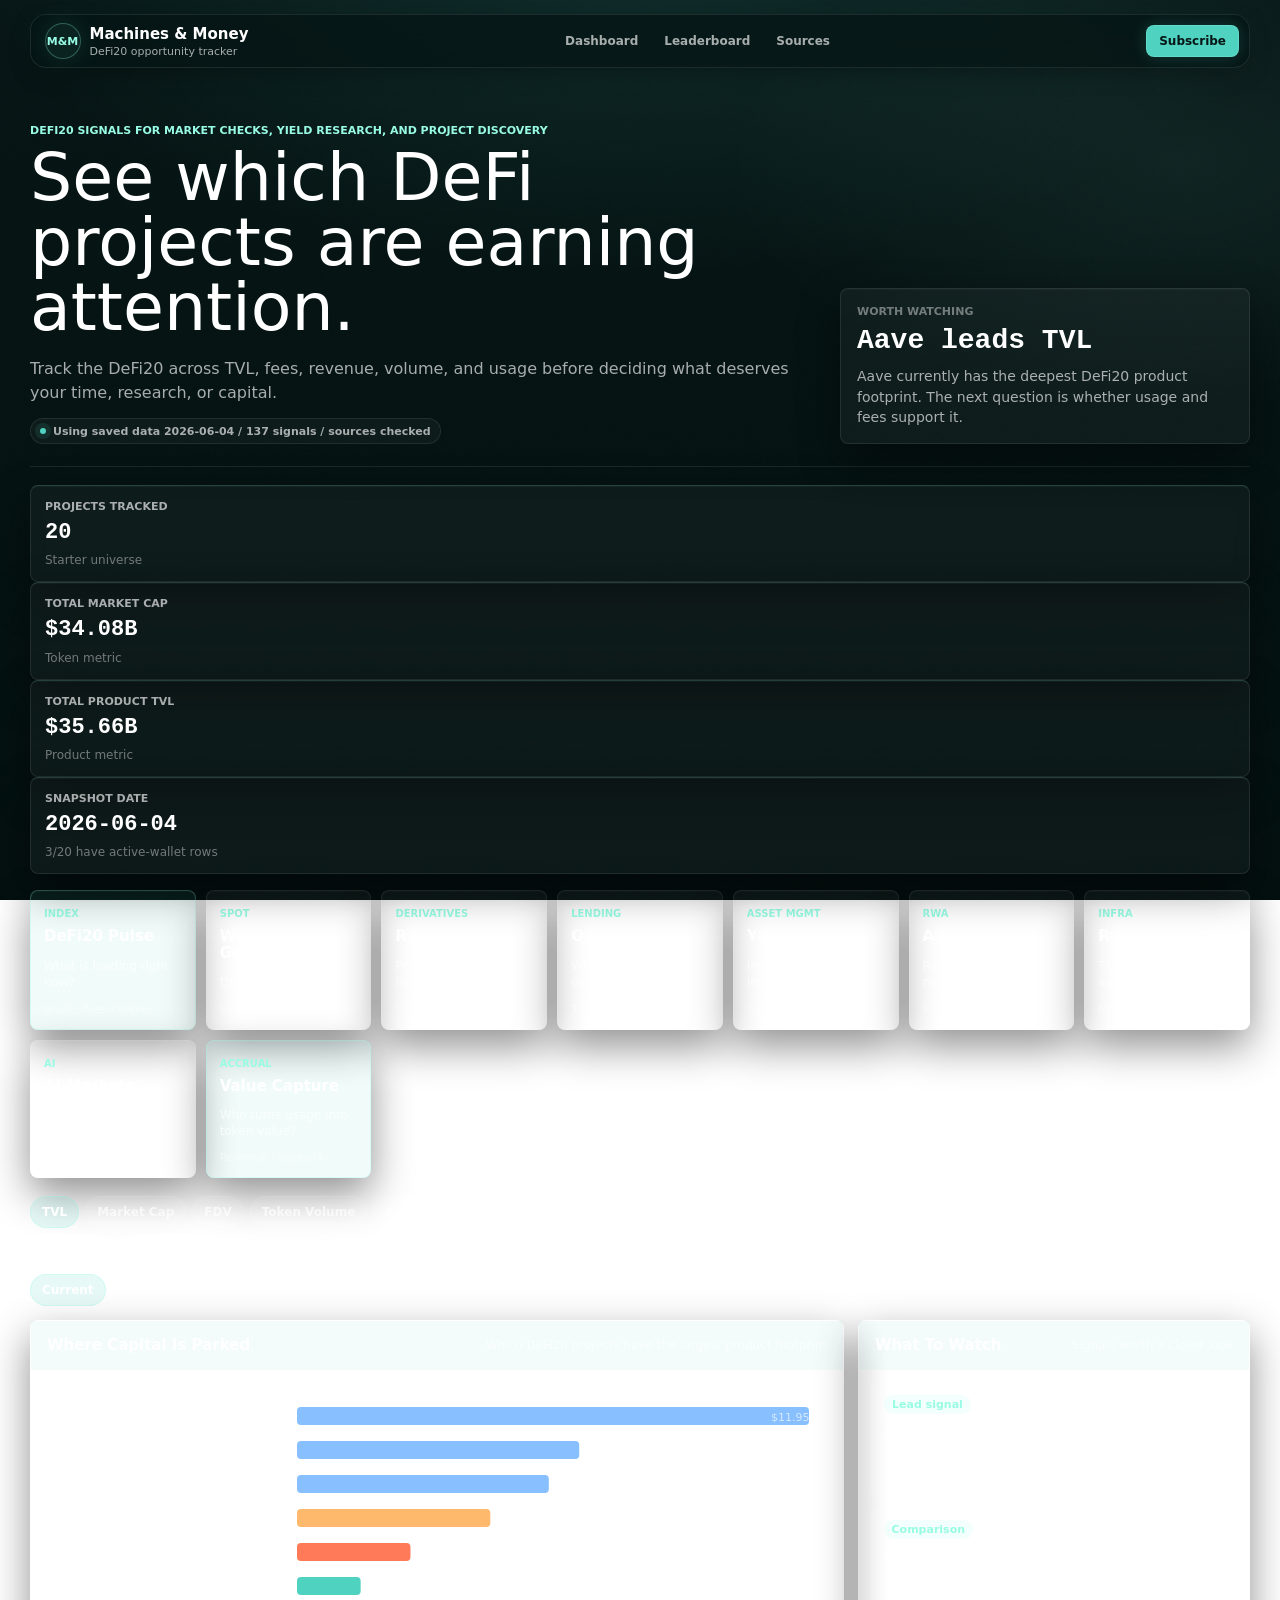
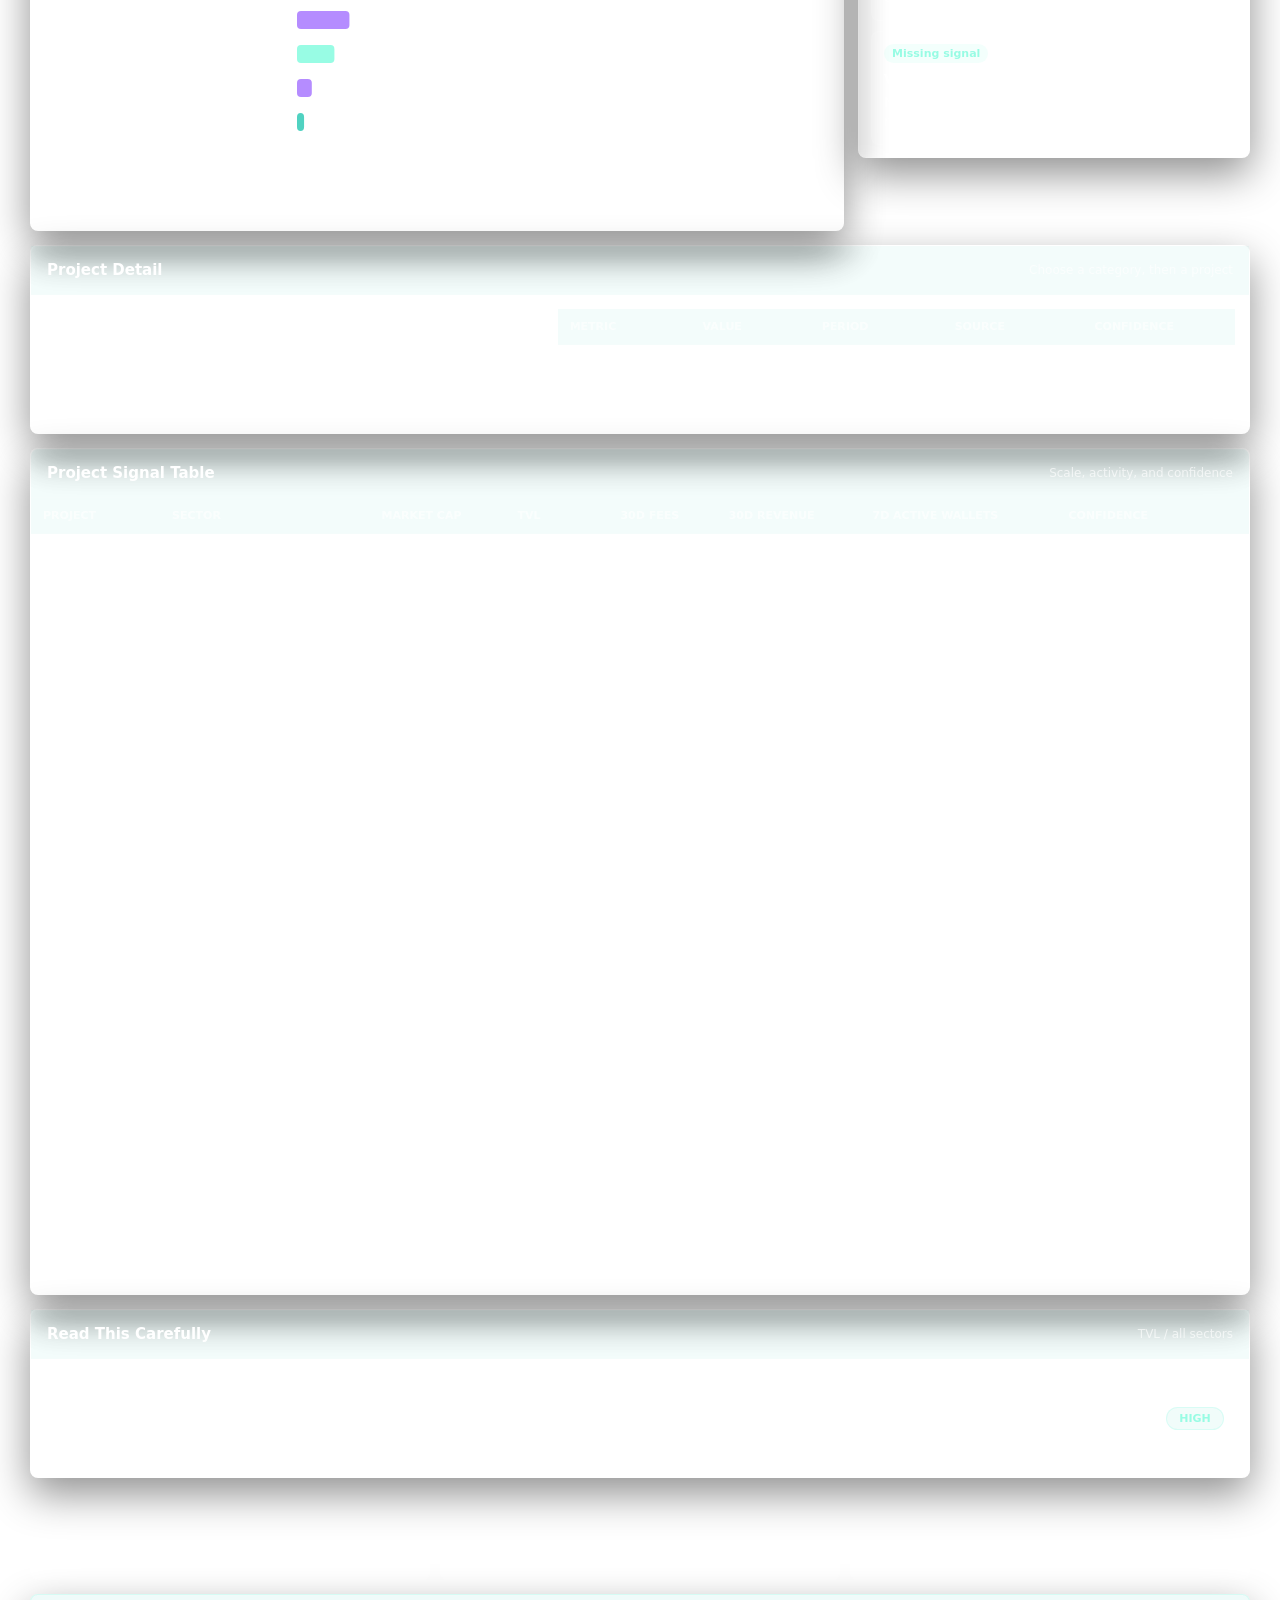
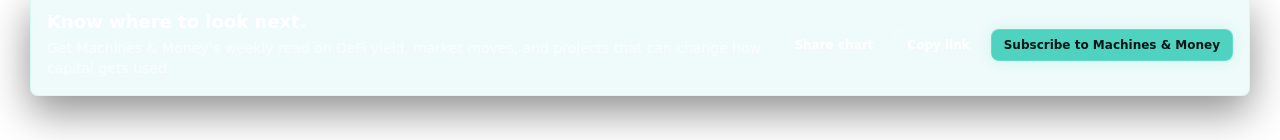
<file: projects/machines-money-dashboard/index.html>
<!doctype html>
<html lang="en">
<head>
  <meta charset="utf-8">
  <meta name="viewport" content="width=device-width, initial-scale=1">
  <title>Machines & Money Free Dashboard</title>
  <style>
    :root {
      --bg: #061515;
      --bg-deep: #03100f;
      --panel: rgba(255, 255, 255, 0.04);
      --panel-2: rgba(80, 210, 193, 0.065);
      --ink: #ffffff;
      --muted: rgba(255, 255, 255, 0.65);
      --dim: rgba(255, 255, 255, 0.42);
      --line: rgba(255, 255, 255, 0.09);
      --line-strong: rgba(152, 252, 228, 0.28);
      --mint: #50d2c1;
      --mint-bright: #98fce4;
      --orange: #ffb96d;
      --red: #ff7a59;
      --blue: #87bfff;
      --purple: #b58cff;
      --shadow: 0 16px 42px rgba(0, 0, 0, 0.44), 0 1px 0 rgba(255, 255, 255, 0.03) inset;
    }

    * { box-sizing: border-box; }

    body {
      margin: 0;
      color: var(--ink);
      background:
        radial-gradient(ellipse 1120px 620px at 50% -12%, rgba(80, 210, 193, 0.15), transparent 62%),
        radial-gradient(ellipse 820px 450px at 92% 18%, rgba(152, 252, 228, 0.07), transparent 55%),
        linear-gradient(180deg, var(--bg), var(--bg-deep));
      background-attachment: fixed;
      font-family: Inter, ui-sans-serif, system-ui, -apple-system, BlinkMacSystemFont, "Segoe UI", sans-serif;
      font-size: 14px;
      letter-spacing: 0;
      min-height: 100vh;
    }

    body::before {
      content: "";
      position: fixed;
      inset: 0;
      pointer-events: none;
      opacity: 0.035;
      mix-blend-mode: overlay;
      background-image: url("data:image/svg+xml,%3Csvg viewBox='0 0 256 256' xmlns='http://www.w3.org/2000/svg'%3E%3Cfilter id='n'%3E%3CfeTurbulence type='fractalNoise' baseFrequency='0.9' numOctaves='3' stitchTiles='stitch'/%3E%3C/filter%3E%3Crect width='100%25' height='100%25' filter='url(%23n)'/%3E%3C/svg%3E");
    }

    a { color: inherit; text-decoration: none; }
    button, select { font: inherit; }

    .shell {
      width: calc(100% - 32px);
      max-width: 1220px;
      margin: 0 auto;
      padding: 14px 0 44px;
      position: relative;
      z-index: 1;
    }

    .nav {
      position: sticky;
      top: 14px;
      z-index: 5;
      display: grid;
      grid-template-columns: auto minmax(0, 1fr) auto;
      align-items: center;
      gap: 14px;
      min-height: 54px;
      border: 1px solid var(--line);
      border-radius: 16px;
      background: rgba(6, 21, 21, 0.78);
      backdrop-filter: blur(16px);
      padding: 8px 10px 8px 14px;
      box-shadow: 0 8px 28px -12px rgba(0, 0, 0, 0.55);
    }

    .brand {
      display: flex;
      align-items: center;
      gap: 9px;
      min-width: 0;
    }

    .mark {
      width: 36px;
      height: 36px;
      border-radius: 999px;
      border: 1px solid var(--line-strong);
      background: rgba(80, 210, 193, 0.08);
      color: var(--mint-bright);
      display: grid;
      place-items: center;
      font-size: 11px;
      font-weight: 750;
      box-shadow: 0 0 24px rgba(80, 210, 193, 0.14);
      flex: 0 0 auto;
    }

    .brand-copy {
      display: grid;
      gap: 2px;
      min-width: 0;
    }

    .brand-copy strong {
      font-size: 15px;
      font-weight: 650;
      white-space: nowrap;
    }

    .brand-copy span {
      color: var(--muted);
      font-size: 11px;
      white-space: nowrap;
    }

    .nav-links {
      display: flex;
      justify-content: center;
      gap: 6px;
      min-width: 0;
    }

    .nav-links a {
      color: var(--muted);
      font-size: 12px;
      font-weight: 560;
      padding: 8px 10px;
      border-radius: 6px;
    }

    .nav-links a:hover {
      color: var(--mint-bright);
    }

    .cta {
      display: inline-flex;
      align-items: center;
      justify-content: center;
      min-height: 32px;
      border: 1px solid rgba(152, 252, 228, 0.22);
      border-radius: 8px;
      background: var(--mint);
      color: #061515;
      padding: 7px 12px;
      font-size: 12px;
      font-weight: 750;
      box-shadow: 0 0 16px rgba(80, 210, 193, 0.2);
      white-space: nowrap;
    }

    .hero {
      display: grid;
      grid-template-columns: minmax(0, 1fr) minmax(300px, 410px);
      gap: 24px;
      align-items: end;
      padding: 56px 0 22px;
      border-bottom: 1px solid var(--line);
    }

    .eyebrow {
      color: var(--mint-bright);
      font-size: 11px;
      font-weight: 720;
      text-transform: uppercase;
      margin: 0 0 8px;
    }

    h1 {
      margin: 0;
      font-size: clamp(32px, 5.2vw, 68px);
      line-height: 0.98;
      font-weight: 520;
      max-width: 880px;
    }

    .lede {
      margin: 16px 0 0;
      max-width: 760px;
      color: var(--muted);
      font-size: 16px;
      line-height: 1.55;
    }

    .hero-card {
      border: 1px solid var(--line);
      border-radius: 8px;
      background: var(--panel);
      box-shadow: var(--shadow);
      padding: 16px;
    }

    .hero-card span {
      color: var(--dim);
      display: block;
      font-size: 11px;
      text-transform: uppercase;
      font-weight: 700;
      margin-bottom: 8px;
    }

    .hero-card strong {
      display: block;
      font-family: ui-monospace, SFMono-Regular, Menlo, Monaco, Consolas, "Liberation Mono", monospace;
      font-size: 28px;
      line-height: 1.1;
      font-variant-numeric: tabular-nums;
    }

    .hero-card p {
      color: var(--muted);
      margin: 10px 0 0;
      line-height: 1.45;
    }

    .refresh-pill {
      display: inline-flex;
      align-items: center;
      gap: 7px;
      min-height: 26px;
      border: 1px solid var(--line);
      border-radius: 999px;
      background: rgba(255, 255, 255, 0.035);
      color: var(--muted);
      padding: 4px 9px;
      font-size: 11px;
      font-weight: 650;
      margin-top: 12px;
    }

    .live-dot {
      width: 6px;
      height: 6px;
      border-radius: 999px;
      background: var(--mint);
      box-shadow: 0 0 0 5px rgba(80, 210, 193, 0.1);
    }

    .grid {
      display: grid;
      gap: 14px;
    }

    .stats {
      grid-template-columns: repeat(4, minmax(0, 1fr));
      margin: 18px 0 14px;
    }

    .category-map {
      display: grid;
      grid-template-columns: repeat(auto-fit, minmax(156px, 1fr));
      gap: 10px;
      margin: 16px 0 14px;
    }

    .category-card {
      display: grid;
      align-content: space-between;
      gap: 12px;
      min-height: 128px;
      padding: 13px;
      border: 1px solid var(--line);
      border-radius: 8px;
      background: var(--panel);
      box-shadow: var(--shadow);
      cursor: pointer;
      text-align: left;
      color: var(--ink);
    }

    .category-card:hover,
    .category-card.active {
      border-color: var(--line-strong);
      background: rgba(80, 210, 193, 0.08);
    }

    .category-card span {
      color: var(--mint-bright);
      font-size: 10px;
      font-weight: 760;
      text-transform: uppercase;
    }

    .category-card strong {
      display: block;
      margin-top: 8px;
      font-size: 15px;
      line-height: 1.15;
    }

    .category-card em {
      color: var(--dim);
      font-size: 11px;
      font-style: normal;
    }

    .category-card p {
      color: var(--muted);
      margin: 0;
      font-size: 12px;
      line-height: 1.35;
    }

    .stat, .panel, .story-card {
      border: 1px solid var(--line);
      border-radius: 8px;
      background: var(--panel);
      box-shadow: var(--shadow);
      min-width: 0;
      backdrop-filter: blur(8px);
    }

    .stat {
      display: grid;
      gap: 8px;
      padding: 14px;
      min-height: 94px;
      border-top: 1px solid rgba(152, 252, 228, 0.18);
    }

    .stat span {
      color: var(--muted);
      font-size: 11px;
      font-weight: 650;
      text-transform: uppercase;
    }

    .stat strong {
      font-family: ui-monospace, SFMono-Regular, Menlo, Monaco, Consolas, "Liberation Mono", monospace;
      font-size: 22px;
      line-height: 1.1;
      font-variant-numeric: tabular-nums;
    }

    .stat em {
      color: var(--dim);
      font-size: 12px;
      font-style: normal;
    }

    .toolbar {
      display: grid;
      grid-template-columns: minmax(0, 1fr) auto auto auto;
      gap: 10px;
      align-items: center;
      margin: 18px 0 14px;
    }

    .timeframes {
      display: flex;
      gap: 6px;
      flex-wrap: wrap;
      margin-top: 8px;
    }

    .tabs {
      display: flex;
      flex-wrap: wrap;
      gap: 6px;
    }

    .tabs button,
    .timeframes button {
      border: 1px solid var(--line);
      border-radius: 999px;
      background: rgba(255, 255, 255, 0.035);
      color: var(--muted);
      cursor: pointer;
      padding: 8px 11px;
      font-size: 12px;
      font-weight: 650;
    }

    .tabs button.active,
    .timeframes button.active {
      background: rgba(80, 210, 193, 0.14);
      border-color: var(--line-strong);
      color: var(--ink);
    }

    .timeframes button:disabled {
      cursor: not-allowed;
      opacity: 0.38;
    }

    select {
      min-width: 150px;
      height: 36px;
      border: 1px solid var(--line);
      border-radius: 6px;
      background: rgba(255, 255, 255, 0.05);
      color: var(--ink);
      padding: 7px 28px 7px 10px;
    }

    option {
      background: #061515;
      color: #ffffff;
    }

    .dashboard {
      display: grid;
      grid-template-columns: minmax(0, 1.35fr) minmax(310px, 0.65fr);
      gap: 14px;
      align-items: start;
    }

    .panel-header {
      display: flex;
      align-items: center;
      justify-content: space-between;
      gap: 14px;
      padding: 15px 16px;
      border-bottom: 1px solid var(--line);
      background: var(--panel-2);
    }

    .panel-header h2 {
      margin: 0;
      font-size: 15px;
      font-weight: 680;
    }

    .panel-header span {
      color: var(--muted);
      text-align: right;
      font-size: 12px;
    }

    .chart-wrap {
      padding: 16px;
      overflow: hidden;
    }

    svg {
      display: block;
      width: 100%;
      max-width: 100%;
      min-width: 0;
      height: 430px;
    }

    .bar-bg { fill: rgba(255, 255, 255, 0.06); }
    .bar { fill: var(--mint); }
    .bar-label { fill: var(--ink); font-size: 11.5px; font-weight: 680; }
    .value-label { fill: var(--muted); font-size: 11px; }
    .grid-line { stroke: var(--line); stroke-width: 1; }

    .story-list {
      display: grid;
      gap: 10px;
      padding: 12px;
    }

    .story-card {
      padding: 12px;
      box-shadow: none;
    }

    .story-card strong {
      display: block;
      font-size: 14px;
      margin-bottom: 6px;
    }

    .story-card p {
      color: var(--muted);
      line-height: 1.4;
      margin: 0;
    }

    .badge {
      display: inline-flex;
      align-items: center;
      border-radius: 999px;
      padding: 3px 8px;
      background: rgba(152, 252, 228, 0.12);
      color: var(--mint-bright);
      font-size: 11px;
      font-weight: 700;
      margin-bottom: 8px;
    }

    .table-panel {
      margin-top: 14px;
      overflow-x: auto;
    }

    .project-detail {
      margin-top: 14px;
    }

    .project-detail-body {
      display: grid;
      grid-template-columns: minmax(0, 0.85fr) minmax(0, 1.15fr);
      gap: 12px;
      padding: 14px;
    }

    .project-detail-card {
      border: 1px solid var(--line);
      border-radius: 8px;
      background: rgba(255, 255, 255, 0.035);
      padding: 12px;
    }

    .project-detail-card strong {
      display: block;
      margin-bottom: 7px;
    }

    .project-detail-card p {
      color: var(--muted);
      margin: 0;
      line-height: 1.45;
    }

    .mini-table {
      overflow-x: auto;
    }

    table {
      width: 100%;
      min-width: 720px;
      border-collapse: collapse;
    }

    th, td {
      padding: 11px 12px;
      text-align: left;
      border-bottom: 1px solid var(--line);
      vertical-align: top;
      font-size: 13px;
    }

    th {
      color: var(--muted);
      background: var(--panel-2);
      font-size: 11px;
      text-transform: uppercase;
    }

    td.num {
      font-family: ui-monospace, SFMono-Regular, Menlo, Monaco, Consolas, "Liberation Mono", monospace;
      font-variant-numeric: tabular-nums;
      white-space: nowrap;
    }

    .source-strip {
      display: grid;
      grid-template-columns: repeat(3, minmax(0, 1fr));
      gap: 10px;
      margin-top: 14px;
    }

    .methodology {
      margin-top: 14px;
    }

    .methodology-body {
      display: grid;
      grid-template-columns: minmax(0, 0.85fr) minmax(0, 1.15fr);
      gap: 12px;
      padding: 14px;
    }

    .methodology-card {
      border: 1px solid var(--line);
      border-radius: 8px;
      background: rgba(255, 255, 255, 0.035);
      padding: 12px;
    }

    .methodology-card strong {
      display: block;
      margin-bottom: 7px;
    }

    .methodology-card p {
      color: var(--muted);
      margin: 0;
      line-height: 1.45;
    }

    .source-list {
      display: grid;
      gap: 8px;
    }

    .source-row {
      display: grid;
      grid-template-columns: minmax(0, 1fr) auto;
      gap: 10px;
      align-items: center;
      padding: 9px 10px;
      border: 1px solid var(--line);
      border-radius: 8px;
      background: rgba(255, 255, 255, 0.03);
    }

    .source-row a {
      color: var(--ink);
      font-weight: 650;
      overflow-wrap: anywhere;
    }

    .source-row span,
    .quality-chip {
      color: var(--muted);
      font-size: 11px;
      font-weight: 700;
      text-transform: uppercase;
    }

    .quality-chip {
      display: inline-flex;
      justify-content: center;
      min-width: 58px;
      border: 1px solid var(--line);
      border-radius: 999px;
      padding: 4px 8px;
      background: rgba(255, 255, 255, 0.035);
      white-space: nowrap;
    }

    .quality-chip.high {
      color: var(--mint-bright);
      border-color: var(--line-strong);
      background: rgba(80, 210, 193, 0.08);
    }

    .quality-chip.medium {
      color: var(--orange);
      border-color: rgba(255, 185, 109, 0.24);
      background: rgba(255, 185, 109, 0.08);
    }

    .source-card {
      border: 1px solid var(--line);
      border-radius: 8px;
      background: var(--panel);
      padding: 13px;
    }

    .source-card strong {
      display: block;
      margin-bottom: 5px;
    }

    .source-card p {
      color: var(--muted);
      margin: 0;
      line-height: 1.4;
    }

    .newsletter {
      display: grid;
      grid-template-columns: minmax(0, 1fr) auto;
      gap: 14px;
      align-items: center;
      margin-top: 14px;
      padding: 16px;
      border: 1px solid var(--line-strong);
      border-radius: 8px;
      background: rgba(80, 210, 193, 0.09);
      box-shadow: var(--shadow);
    }

    .newsletter h2 {
      margin: 0 0 6px;
      font-size: 18px;
    }

    .newsletter p {
      margin: 0;
      color: var(--muted);
      line-height: 1.45;
    }

    .share-actions {
      display: flex;
      flex-wrap: wrap;
      justify-content: flex-end;
      gap: 8px;
    }

    .secondary-action {
      display: inline-flex;
      align-items: center;
      justify-content: center;
      min-height: 32px;
      border: 1px solid var(--line);
      border-radius: 8px;
      background: rgba(255, 255, 255, 0.04);
      color: var(--ink);
      padding: 7px 12px;
      font-size: 12px;
      font-weight: 720;
      white-space: nowrap;
      cursor: pointer;
    }

    .secondary-action:hover {
      border-color: var(--line-strong);
      color: var(--mint-bright);
    }

    .empty {
      padding: 38px 18px;
      text-align: center;
      color: var(--muted);
      border: 1px dashed var(--line-strong);
      border-radius: 8px;
      background: rgba(255, 255, 255, 0.035);
    }

    @media (max-width: 900px) {
      .shell { width: calc(100% - 24px); }
      .nav { grid-template-columns: 1fr; }
      .nav-links { justify-content: flex-start; flex-wrap: wrap; }
      .hero, .dashboard, .newsletter, .methodology-body, .project-detail-body { grid-template-columns: 1fr; }
      .stats, .source-strip, .category-map { grid-template-columns: repeat(2, minmax(0, 1fr)); }
      .toolbar { grid-template-columns: 1fr; }
      select { width: 100%; }
    }

    @media (max-width: 560px) {
      h1 { font-size: 34px; }
      .stats, .source-strip, .category-map { grid-template-columns: 1fr; }
      .tabs button, .timeframes button { flex: 1 1 auto; }
      svg { height: 480px; }
    }
  </style>
</head>
<body>
  <div class="shell">
    <nav class="nav" aria-label="Free dashboard navigation">
      <a class="brand" href="#">
        <span class="mark">M&M</span>
        <span class="brand-copy">
          <strong>Machines & Money</strong>
          <span>DeFi20 opportunity tracker</span>
        </span>
      </a>
      <div class="nav-links">
        <a href="#dashboard">Dashboard</a>
        <a href="#leaderboard">Leaderboard</a>
        <a href="#sources">Sources</a>
      </div>
      <a class="cta" href="https://machinesandmoney.beehiiv.com" data-track="subscribe_nav">Subscribe</a>
    </nav>

    <header class="hero">
      <div>
        <p class="eyebrow">DeFi20 signals for market checks, yield research, and project discovery</p>
        <h1>See which DeFi projects are earning attention.</h1>
        <p class="lede">Track the DeFi20 across TVL, fees, revenue, volume, and usage before deciding what deserves your time, research, or capital.</p>
        <div class="refresh-pill"><span class="live-dot"></span><span id="refreshStatus">Data status loading</span></div>
      </div>
      <aside class="hero-card">
        <span>Worth watching</span>
        <strong id="heroTakeaway">Loading...</strong>
        <p id="heroCopy">Finding the clearest signal across capital, usage, fees, and token activity.</p>
      </aside>
    </header>

    <section class="stats" aria-label="Free dashboard summary">
      <div class="stat">
        <span>Projects tracked</span>
        <strong id="projectCount">-</strong>
        <em>Starter universe</em>
      </div>
      <div class="stat">
        <span>Total market cap</span>
        <strong id="totalMarketCap">-</strong>
        <em>Token metric</em>
      </div>
      <div class="stat">
        <span>Total product TVL</span>
        <strong id="totalTvl">-</strong>
        <em>Product metric</em>
      </div>
      <div class="stat">
        <span>Snapshot date</span>
        <strong id="snapshotDate">-</strong>
        <em id="coverageNote">Coverage check</em>
      </div>
    </section>

    <section class="category-map" aria-label="Dashboard category map">
      <button class="category-card" type="button" data-metric="marketCap">
        <div>
          <span>Index</span>
          <strong>DeFi20 Pulse</strong>
        </div>
        <p>What is leading right now?</p>
        <em>Scale / fees / tokens</em>
      </button>
      <button class="category-card" type="button" data-sector="Spot">
        <div>
          <span>Spot</span>
          <strong>Where Traders Go</strong>
        </div>
        <p>DEXs with real flow.</p>
        <em>Volume / fees</em>
      </button>
      <button class="category-card" type="button" data-sector="Derivatives">
        <div>
          <span>Derivatives</span>
          <strong>Risk Markets</strong>
        </div>
        <p>Perps, options, and hedging.</p>
        <em>Volume / fees</em>
      </button>
      <button class="category-card" type="button" data-sector="Lending">
        <div>
          <span>Lending</span>
          <strong>Onchain Credit</strong>
        </div>
        <p>Where capital gets used.</p>
        <em>TVL / fees</em>
      </button>
      <button class="category-card" type="button" data-sector="Asset Management">
        <div>
          <span>Asset Mgmt</span>
          <strong>Yield Products</strong>
        </div>
        <p>Income strategies to inspect.</p>
        <em>Stablecoins / vaults</em>
      </button>
      <button class="category-card" type="button" data-sector="Tokenization">
        <div>
          <span>RWA</span>
          <strong>Assets Onchain</strong>
        </div>
        <p>Real-world finance moving over.</p>
        <em>RWA / credit</em>
      </button>
      <button class="category-card" type="button" data-sector="Infra">
        <div>
          <span>Infra</span>
          <strong>Rails and Flows</strong>
        </div>
        <p>The pipes beneath adoption.</p>
        <em>Messages / users</em>
      </button>
      <button class="category-card" type="button" data-sector="AI">
        <div>
          <span>AI</span>
          <strong>AI Markets</strong>
        </div>
        <p>Agent networks with activity.</p>
        <em>Agents / volume</em>
      </button>
      <button class="category-card" type="button" data-metric="revenue">
        <div>
          <span>Accrual</span>
          <strong>Value Capture</strong>
        </div>
        <p>Who turns usage into token value?</p>
        <em>Revenue / buybacks</em>
      </button>
    </section>

    <section id="dashboard">
      <div class="toolbar">
        <div>
          <div class="tabs" id="metricTabs" aria-label="Chart metric selector"></div>
          <div class="timeframes" id="timeframeTabs" aria-label="Available timeframe selector"></div>
        </div>
        <select id="sectorFilter" aria-label="Filter by sector">
          <option value="all">All sectors</option>
        </select>
        <select id="projectFilter" aria-label="Select project">
          <option value="all">All projects</option>
        </select>
        <select id="sortMode" aria-label="Sort table">
          <option value="metric">Sort by selected metric</option>
          <option value="name">Sort by project name</option>
          <option value="marketCap">Sort by market cap</option>
          <option value="tvl">Sort by TVL</option>
        </select>
      </div>

      <div class="dashboard">
        <section class="panel">
          <div class="panel-header">
            <h2 id="chartTitle">Fundamentals Leaderboard</h2>
            <span id="chartSubtitle">Pick a signal to compare</span>
          </div>
          <div class="chart-wrap">
            <svg id="chart" role="img" aria-label="Fundamentals bar chart"></svg>
          </div>
        </section>

        <aside class="panel">
          <div class="panel-header">
            <h2>What To Watch</h2>
            <span>Signals worth a closer look</span>
          </div>
          <div class="story-list" id="storyList"></div>
        </aside>
      </div>
    </section>

    <section id="project-detail" class="panel project-detail">
      <div class="panel-header">
        <h2 id="projectDetailTitle">Project Detail</h2>
        <span id="projectDetailSubtitle">Choose a category, then a project</span>
      </div>
      <div class="project-detail-body">
        <div class="project-detail-card">
          <strong id="projectDetailTakeaway">No project selected</strong>
          <p id="projectDetailCopy">Use the category cards above to narrow the universe, then select an individual project to see every available signal in the current data.</p>
        </div>
        <div class="mini-table">
          <table>
            <thead>
              <tr>
                <th>Metric</th>
                <th>Value</th>
                <th>Period</th>
                <th>Source</th>
                <th>Confidence</th>
              </tr>
            </thead>
            <tbody id="projectMetricRows"></tbody>
          </table>
        </div>
      </div>
    </section>

    <section id="leaderboard" class="panel table-panel">
      <div class="panel-header">
        <h2>Project Signal Table</h2>
        <span>Scale, activity, and confidence</span>
      </div>
      <table>
        <thead>
          <tr>
            <th>Project</th>
            <th>Sector</th>
            <th>Market Cap</th>
            <th>TVL</th>
            <th>30D Fees</th>
            <th>30D Revenue</th>
            <th>7D Active Wallets</th>
            <th>Confidence</th>
          </tr>
        </thead>
        <tbody id="projectRows"></tbody>
      </table>
    </section>

    <section id="methodology" class="panel methodology">
      <div class="panel-header">
        <h2>Read This Carefully</h2>
        <span id="methodologySubtitle">What the data can and cannot tell you</span>
      </div>
      <div class="methodology-body">
        <div class="methodology-card">
          <strong id="sourceSummaryTitle">Data context loading</strong>
          <p id="sourceSummaryCopy">Use the numbers to spot questions worth asking, then check the source before making a move.</p>
        </div>
        <div class="source-list" id="sourceList"></div>
      </div>
    </section>

    <section id="sources" class="source-strip" aria-label="Dashboard data sources">
      <div class="source-card">
        <strong>Market conviction</strong>
        <p>CoinGecko token price, market cap, FDV, and 24H volume.</p>
      </div>
      <div class="source-card">
        <strong>Product traction</strong>
        <p>DefiLlama TVL, fees, revenue, and DEX volume.</p>
      </div>
      <div class="source-card">
        <strong>User activity</strong>
        <p>Dune wallet rows where available. Treat usage as a signal to verify, not a final verdict.</p>
      </div>
    </section>

    <section id="subscribe" class="newsletter">
      <div>
        <h2>Know where to look next.</h2>
        <p>Get Machines & Money’s weekly read on DeFi yield, market moves, and projects that can change how capital gets used.</p>
      </div>
      <div class="share-actions">
        <a class="secondary-action" id="shareOnX" href="#" target="_blank" rel="noopener noreferrer" data-track="share_x">Share chart</a>
        <button class="secondary-action" id="copyDashboardLink" type="button" data-track="copy_link">Copy link</button>
        <a class="cta" href="https://machinesandmoney.beehiiv.com" data-track="subscribe_footer">Subscribe to Machines & Money</a>
      </div>
    </section>
  </div>

  <script src="generated-dashboard-data.js"></script>
  <script>
    const rawRows = (window.dashboardRows || []).map(row => ({
      ...row,
      value: Number(row.value) || 0
    }));
    const meta = window.dashboardMeta || {};

    const metricTabs = document.getElementById("metricTabs");
    const timeframeTabs = document.getElementById("timeframeTabs");
    const categoryCards = [...document.querySelectorAll(".category-card")];
    const sectorFilter = document.getElementById("sectorFilter");
    const projectFilter = document.getElementById("projectFilter");
    const sortMode = document.getElementById("sortMode");
    const chart = document.getElementById("chart");
    const projectRows = document.getElementById("projectRows");
    const projectMetricRows = document.getElementById("projectMetricRows");
    const storyList = document.getElementById("storyList");
    const sourceList = document.getElementById("sourceList");
    const sourceSummaryTitle = document.getElementById("sourceSummaryTitle");
    const sourceSummaryCopy = document.getElementById("sourceSummaryCopy");
    const methodologySubtitle = document.getElementById("methodologySubtitle");
    const projectDetailTitle = document.getElementById("projectDetailTitle");
    const projectDetailSubtitle = document.getElementById("projectDetailSubtitle");
    const projectDetailTakeaway = document.getElementById("projectDetailTakeaway");
    const projectDetailCopy = document.getElementById("projectDetailCopy");
    const shareOnX = document.getElementById("shareOnX");
    const copyDashboardLink = document.getElementById("copyDashboardLink");

    const metricConfig = [
      {id: "tvl", label: "TVL", frames: ["current"], frame: "current", metric: "TVL", title: "Where Capital Is Parked", subtitle: "Which DeFi20 projects have the largest product footprint", unit: "USD", type: "product"},
      {id: "marketCap", label: "Market Cap", frames: ["current"], frame: "current", metric: "Market Cap", title: "What The Market Believes", subtitle: "Where token holders are assigning the most value today", unit: "USD", type: "token"},
      {id: "fdv", label: "FDV", frames: ["current"], frame: "current", metric: "FDV", title: "What Is Priced In", subtitle: "Which projects already carry the biggest future expectations", unit: "USD", type: "token"},
      {id: "volume", label: "Token Volume", frames: ["24h"], frame: "24h", metric: "24H Token Volume", title: "Where Traders Are Active", subtitle: "Near-term token demand, speculation, and rotation", unit: "USD", type: "token"},
      {id: "wallets", label: "Active Wallets", frames: ["7d"], frame: "7d", metric: "7D Active Wallets", title: "Where Users Show Up", subtitle: "Available wallet rows; useful for questions, not conclusions", unit: "wallets", type: "usage"},
      {id: "fees", label: "Fees", frames: ["30d"], frame: "30d", metric: "30D Fees", title: "Who Gets Paid", subtitle: "Protocols turning activity into fees over the past month", unit: "USD", type: "product"},
      {id: "revenue", label: "Revenue", frames: ["30d"], frame: "30d", metric: "30D Revenue", title: "Who Keeps Revenue", subtitle: "Projects retaining more economics from real usage", unit: "USD", type: "product"},
      {id: "dexVolume", label: "DEX Volume", frames: ["30d"], frame: "30d", metric: "30D DEX Volume", title: "Where Swaps Happen", subtitle: "Trading venues with the most recent flow", unit: "USD", type: "product"}
    ];

    const timeframeConfig = [
      {id: "current", label: "Current", description: "Current scale and valuation"},
      {id: "24h", label: "24H", description: "Near-term market activity"},
      {id: "7d", label: "7D", description: "Available user activity"},
      {id: "30d", label: "30D", description: "Monthly product economics"}
    ];

    let activeMetric = "tvl";
    let activeFrame = "current";

    function money(value) {
      if (!Number.isFinite(value)) return "-";
      const abs = Math.abs(value);
      if (abs >= 1e12) return "$" + (value / 1e12).toFixed(2).replace(/\.00$/, "") + "T";
      if (abs >= 1e9) return "$" + (value / 1e9).toFixed(2).replace(/\.00$/, "") + "B";
      if (abs >= 1e6) return "$" + (value / 1e6).toFixed(1).replace(/\.0$/, "") + "M";
      if (abs >= 1e3) return "$" + (value / 1e3).toFixed(1).replace(/\.0$/, "") + "K";
      return "$" + Math.round(value).toLocaleString();
    }

    function formatValue(value, unit = "USD") {
      if (!value) return "-";
      if (unit === "wallets") return Math.round(value).toLocaleString();
      return money(value);
    }

    function shortLabel(label, max = 34) {
      return label.length > max ? label.slice(0, max - 1) + "..." : label;
    }

    function escapeHtml(value) {
      return String(value || "")
        .replace(/&/g, "&amp;")
        .replace(/</g, "&lt;")
        .replace(/>/g, "&gt;")
        .replace(/"/g, "&quot;")
        .replace(/'/g, "&#039;");
    }

    function uniqueValues(rows, key) {
      return [...new Set(rows.map(row => row[key]).filter(Boolean))];
    }

    function countBy(rows, key) {
      return rows.reduce((counts, row) => {
        const value = row[key] || "unknown";
        counts[value] = (counts[value] || 0) + 1;
        return counts;
      }, {});
    }

    function sourceLabel(row) {
      const relationship = row.source_relationship ? row.source_relationship.replace(/_/g, " ") : "source";
      return `${row.source_name || "Unknown source"} / ${relationship}`;
    }

    function qualitySummary(project) {
      const counts = countBy(project.records, "confidence");
      const parts = ["high", "medium", "low"].filter(key => counts[key]).map(key => `${counts[key]} ${key}`);
      return parts.length ? parts.join(", ") : "unknown";
    }

    function sectorColor(sector) {
      return {
        "Spot": "#50d2c1",
        "Lending": "#87bfff",
        "Derivatives": "#b58cff",
        "Asset Management": "#ffb96d",
        "Tokenization": "#ff7a59"
      }[sector] || "#98fce4";
    }

    function metricRows(metric) {
      return rawRows.filter(row => row.metric === metric);
    }

    function activeMetricConfig() {
      return metricConfig.find(item => item.id === activeMetric) || metricConfig[0];
    }

    function availableFramesForMetric(config = activeMetricConfig()) {
      return config.frames || [config.frame];
    }

    function ensureActiveFrameForMetric() {
      const available = availableFramesForMetric();
      if (!available.includes(activeFrame)) activeFrame = available[0];
    }

    function setMetric(metricId) {
      const config = metricConfig.find(item => item.id === metricId);
      if (!config) return;
      activeMetric = metricId;
      ensureActiveFrameForMetric();
      render();
    }

    function aggregateByProject() {
      const projects = {};
      rawRows.forEach(row => {
        if (!projects[row.project]) {
          projects[row.project] = {
            project: row.project,
            sector: row.sector,
            records: []
          };
        }
        projects[row.project].records.push(row);
        const key = {
          "Market Cap": "marketCap",
          "FDV": "fdv",
          "24H Token Volume": "volume",
          "TVL": "tvl",
          "30D Fees": "fees",
          "30D Revenue": "revenue",
          "30D DEX Volume": "dexVolume",
          "7D Active Wallets": "wallets"
        }[row.metric];
        if (key) projects[row.project][key] = Math.max(projects[row.project][key] || 0, row.value);
      });
      return Object.values(projects);
    }

    const projects = aggregateByProject();

    function filteredProjects() {
      const selectedSector = sectorFilter.value;
      const selectedProject = projectFilter.value;
      const filtered = projects.filter(project => {
        const sectorMatch = selectedSector === "all" || project.sector.includes(selectedSector);
        const projectMatch = selectedProject === "all" || project.project === selectedProject;
        return sectorMatch && projectMatch;
      });
      const key = sortMode.value === "metric" ? activeMetricConfig().id : sortMode.value;
      return filtered.sort((a, b) => {
        if (key === "name") return a.project.localeCompare(b.project);
        return (b[key] || 0) - (a[key] || 0);
      });
    }

    function topProject(metricId) {
      return [...projects].sort((a, b) => (b[metricId] || 0) - (a[metricId] || 0))[0];
    }

    function renderTabs() {
      metricTabs.innerHTML = "";
      metricConfig.forEach(config => {
        const button = document.createElement("button");
        button.type = "button";
        button.textContent = config.label;
        button.className = config.id === activeMetric ? "active" : "";
        button.addEventListener("click", () => {
          activeMetric = config.id;
          ensureActiveFrameForMetric();
          render();
        });
        metricTabs.appendChild(button);
      });
    }

    function renderTimeframes() {
      ensureActiveFrameForMetric();
      const available = availableFramesForMetric();
      timeframeTabs.innerHTML = "";
      timeframeConfig.forEach(frame => {
        const button = document.createElement("button");
        button.type = "button";
        button.textContent = frame.label;
        button.title = frame.description;
        button.disabled = !available.includes(frame.id);
        button.className = frame.id === activeFrame ? "active" : "";
        button.addEventListener("click", () => {
          if (!available.includes(frame.id)) return;
          activeFrame = frame.id;
          render();
        });
        timeframeTabs.appendChild(button);
      });
    }

    function renderCategoryMap() {
      categoryCards.forEach(card => {
        const metricMatch = card.dataset.metric && card.dataset.metric === activeMetric;
        const sectorMatch = card.dataset.sector && sectorFilter.value === card.dataset.sector;
        card.classList.toggle("active", metricMatch || sectorMatch);
      });
    }

    function renderFilters() {
      [...new Set(projects.map(project => project.sector))].sort().forEach(sector => {
        const option = document.createElement("option");
        option.value = sector;
        option.textContent = sector;
        sectorFilter.appendChild(option);
      });
      renderProjectFilter();
    }

    function renderProjectFilter() {
      const selectedSector = sectorFilter.value;
      const currentProject = projectFilter.value;
      const eligibleProjects = projects
        .filter(project => selectedSector === "all" || project.sector.includes(selectedSector))
        .map(project => project.project)
        .sort((a, b) => a.localeCompare(b));
      projectFilter.innerHTML = `<option value="all">All projects</option>`;
      eligibleProjects.forEach(project => {
        const option = document.createElement("option");
        option.value = project;
        option.textContent = project;
        projectFilter.appendChild(option);
      });
      projectFilter.value = eligibleProjects.includes(currentProject) ? currentProject : "all";
    }

    function renderStats() {
      const totalMarketCap = projects.reduce((sum, row) => sum + (row.marketCap || 0), 0);
      const totalTvl = projects.reduce((sum, row) => sum + (row.tvl || 0), 0);
      const usageCount = projects.filter(row => row.wallets).length;
      const topTvl = topProject("tvl");
      const warningCount = Array.isArray(meta.warnings) ? meta.warnings.length : 0;
      const refreshStatus = meta.refresh_status || "snapshot";
      const rowCount = meta.row_count || rawRows.length;
      document.getElementById("projectCount").textContent = projects.length.toLocaleString();
      document.getElementById("totalMarketCap").textContent = money(totalMarketCap);
      document.getElementById("totalTvl").textContent = money(totalTvl);
      document.getElementById("snapshotDate").textContent = meta.generated_at || rawRows[0]?.pulled_date || "-";
      document.getElementById("coverageNote").textContent = `${usageCount}/${projects.length} have active-wallet rows`;
      document.getElementById("refreshStatus").textContent =
        `${refreshStatus === "fresh" ? "Updated" : "Using saved data"} ${meta.generated_at || rawRows[0]?.pulled_date || "recently"} / ${rowCount} signals / ${warningCount ? `${warningCount} caveats` : "sources checked"}`;
      document.getElementById("heroTakeaway").textContent = topTvl ? `${topTvl.project} leads TVL` : "Data loading";
      document.getElementById("heroCopy").textContent = topTvl
        ? `${topTvl.project} currently has the deepest DeFi20 product footprint. The next question is whether usage and fees support it.`
        : "Data is still loading. Check back shortly for the latest DeFi20 signal set.";
    }

    function renderChart() {
      const config = activeMetricConfig();
      const data = filteredProjects()
        .map(project => ({...project, value: project[config.id] || 0}))
        .filter(project => project.value > 0)
        .slice(0, 12);

      document.getElementById("chartTitle").textContent = config.title;
      document.getElementById("chartSubtitle").textContent = config.subtitle;
      chart.innerHTML = "";

      if (!data.length) {
        const foreignObject = document.createElementNS("http://www.w3.org/2000/svg", "foreignObject");
        foreignObject.setAttribute("x", 0);
        foreignObject.setAttribute("y", 0);
        foreignObject.setAttribute("width", 760);
        foreignObject.setAttribute("height", 180);
        foreignObject.innerHTML = `<div class="empty">No rows for this metric and sector yet.</div>`;
        chart.setAttribute("viewBox", "0 0 760 180");
        chart.appendChild(foreignObject);
        return;
      }

      const wrapWidth = chart.getBoundingClientRect().width || chart.parentElement?.clientWidth || 760;
      const width = Math.max(300, Math.floor(wrapWidth));
      const compact = width < 560;
      const rowHeight = compact ? 42 : 34;
      const height = Math.max(compact ? 460 : 390, data.length * rowHeight + (compact ? 86 : 88));
      const margin = compact
        ? {top: 16, right: 8, bottom: 54, left: 0}
        : {top: 18, right: 18, bottom: 50, left: 250};
      const plotWidth = compact ? width : width - margin.left - margin.right;
      const max = Math.max(...data.map(row => row.value), 1);

      chart.setAttribute("viewBox", `0 0 ${width} ${height}`);
      chart.setAttribute("preserveAspectRatio", "xMinYMin meet");
      chart.style.height = `${height}px`;

      [0, 0.5, 1].forEach(tick => {
        const x = compact ? tick * plotWidth : margin.left + tick * plotWidth;
        const line = document.createElementNS("http://www.w3.org/2000/svg", "line");
        line.setAttribute("x1", x);
        line.setAttribute("x2", x);
        line.setAttribute("y1", margin.top);
        line.setAttribute("y2", height - margin.bottom);
        line.setAttribute("class", "grid-line");
        chart.appendChild(line);

        const label = document.createElementNS("http://www.w3.org/2000/svg", "text");
        label.setAttribute("x", x);
        label.setAttribute("y", height - 16);
        label.setAttribute("text-anchor", tick === 1 ? "end" : tick === 0 ? "start" : "middle");
        label.setAttribute("class", "value-label");
        label.textContent = formatValue(max * tick, config.unit);
        chart.appendChild(label);
      });

      data.forEach((row, index) => {
        const y = margin.top + index * rowHeight + 3;
        const barY = compact ? y + 20 : y;
        const barHeight = 18;
        const widthRatio = Math.max(2, row.value / max * plotWidth);

        const label = document.createElementNS("http://www.w3.org/2000/svg", "text");
        label.setAttribute("x", compact ? 0 : 0);
        label.setAttribute("y", compact ? y + 12 : y + 14);
        label.setAttribute("class", "bar-label");
        label.textContent = shortLabel(row.project, compact ? 24 : 28);
        chart.appendChild(label);

        if (compact) {
          const valueTop = document.createElementNS("http://www.w3.org/2000/svg", "text");
          valueTop.setAttribute("x", width);
          valueTop.setAttribute("y", y + 12);
          valueTop.setAttribute("text-anchor", "end");
          valueTop.setAttribute("class", "value-label");
          valueTop.textContent = formatValue(row.value, config.unit);
          chart.appendChild(valueTop);
        }

        const bg = document.createElementNS("http://www.w3.org/2000/svg", "rect");
        bg.setAttribute("x", compact ? 0 : margin.left);
        bg.setAttribute("y", barY);
        bg.setAttribute("width", plotWidth);
        bg.setAttribute("height", barHeight);
        bg.setAttribute("rx", 4);
        bg.setAttribute("class", "bar-bg");
        chart.appendChild(bg);

        const rect = document.createElementNS("http://www.w3.org/2000/svg", "rect");
        rect.setAttribute("x", compact ? 0 : margin.left);
        rect.setAttribute("y", barY);
        rect.setAttribute("width", widthRatio);
        rect.setAttribute("height", barHeight);
        rect.setAttribute("rx", 4);
        rect.setAttribute("class", "bar");
        rect.setAttribute("style", `fill: ${sectorColor(row.sector)}`);
        chart.appendChild(rect);

        if (!compact) {
          const value = document.createElementNS("http://www.w3.org/2000/svg", "text");
          const valueX = Math.min(margin.left + widthRatio + 8, width - 4);
          value.setAttribute("x", valueX);
          value.setAttribute("y", y + 14);
          value.setAttribute("text-anchor", valueX > width - 24 ? "end" : "start");
          value.setAttribute("class", "value-label");
          value.textContent = formatValue(row.value, config.unit);
          chart.appendChild(value);
        }
      });
    }

    function renderStories() {
      const config = activeMetricConfig();
      const data = filteredProjects()
        .map(project => ({...project, value: project[config.id] || 0}))
        .filter(project => project.value > 0)
        .sort((a, b) => b.value - a.value);
      const top = data[0];
      const second = data[1];
      const lagging = filteredProjects().filter(project => !project[config.id]).slice(0, 2);

      const stories = [];
      if (top) {
        stories.push({
          badge: "Lead signal",
          title: `${top.project} leads ${config.label}`,
          body: `Start here when deciding what deserves deeper research.`
        });
      }
      if (top && second) {
        stories.push({
          badge: "Comparison",
          title: `${top.project} vs ${second.project}`,
          body: `${formatValue(top.value - second.value, config.unit)} separates the leader from the next closest project.`
        });
      }
      if (config.id === "wallets") {
        stories.push({
          badge: "Usage caveat",
          title: "Usage data is still narrow",
          body: "Use wallet rows to find leads, then verify them in the source."
        });
      } else if (lagging.length) {
        stories.push({
          badge: "Missing signal",
          title: `${lagging.map(row => row.project).join(" and ")} need more context`,
          body: `No ${config.label} row is available here yet. That is a research gap, not a verdict.`
        });
      }

      storyList.innerHTML = stories.slice(0, 3).map(story => `
        <article class="story-card">
          <span class="badge">${escapeHtml(story.badge)}</span>
          <strong>${escapeHtml(story.title)}</strong>
          <p>${escapeHtml(story.body)}</p>
        </article>
      `).join("");
    }

    function renderSourceDetail() {
      const config = activeMetricConfig();
      const selectedSector = sectorFilter.value;
      const selectedProject = projectFilter.value;
      const rows = metricRows(config.metric).filter(row => {
        const sectorMatch = selectedSector === "all" || row.sector.includes(selectedSector);
        const projectMatch = selectedProject === "all" || row.project === selectedProject;
        return sectorMatch && projectMatch;
      });
      const confidence = countBy(rows, "confidence");
      const sources = uniqueValues(rows, "source_name");
      const periods = uniqueValues(rows, "period");
      const relationships = uniqueValues(rows, "source_relationship").map(value => value.replace(/_/g, " "));
      const caveats = uniqueValues(rows, "notes").slice(0, 2);
      const warningCount = Array.isArray(meta.warnings) ? meta.warnings.length : 0;

      methodologySubtitle.textContent = `${config.label} / ${selectedProject === "all" ? selectedSector === "all" ? "all sectors" : selectedSector : selectedProject}`;

      if (!rows.length) {
        sourceSummaryTitle.textContent = `No ${config.label} rows in this view`;
        sourceSummaryCopy.textContent = "No row is available here yet. Check the project directly before drawing conclusions.";
        sourceList.innerHTML = `<div class="empty">No source rows for this selected metric and sector.</div>`;
        return;
      }

      const confidenceText = ["high", "medium", "low"]
        .filter(key => confidence[key])
        .map(key => `${confidence[key]} ${key}`)
        .join(", ");
      const periodText = periods.length ? periods.join(", ") : config.frame;
      const relationshipText = relationships.length ? relationships.join(", ") : "source relationship unknown";
      const caveatText = caveats.length ? shortLabel(caveats.join(" "), 150) : "Confirm the source methodology before using this signal.";

      sourceSummaryTitle.textContent = `${rows.length} ${config.label} rows / ${confidenceText || "confidence unknown"}`;
      sourceSummaryCopy.textContent = `${periodText}. ${relationshipText}. ${caveatText}${warningCount ? ` Caveats: ${meta.warnings.join(" ")}` : ""}`;
      sourceList.innerHTML = sources.slice(0, 4).map(source => {
        const sourceRows = rows.filter(row => row.source_name === source);
        const first = sourceRows[0];
        const sourceConfidence = countBy(sourceRows, "confidence");
        const topConfidence = sourceConfidence.high ? "high" : sourceConfidence.medium ? "medium" : "unknown";
        return `
          <div class="source-row">
            <div>
              <a href="${escapeHtml(first.source || "#")}" target="_blank" rel="noopener noreferrer">${escapeHtml(source)}</a>
              <span>${escapeHtml(sourceLabel(first))} / ${sourceRows.length} rows</span>
            </div>
            <span class="quality-chip ${escapeHtml(topConfidence)}">${escapeHtml(topConfidence)}</span>
          </div>
        `;
      }).join("");
    }

    function updateShareLinks() {
      const config = activeMetricConfig();
      const url = window.location.href.split("#")[0];
      const text = `Machines & Money DeFi20 signal: ${config.title}.`;
      shareOnX.href = `https://twitter.com/intent/tweet?text=${encodeURIComponent(text)}&url=${encodeURIComponent(url)}`;
    }

    function copyShareLink() {
      const url = window.location.href.split("#")[0];
      if (navigator.clipboard?.writeText) {
        navigator.clipboard.writeText(url).then(() => {
          copyDashboardLink.textContent = "Copied";
          window.setTimeout(() => { copyDashboardLink.textContent = "Copy link"; }, 1600);
        }).catch(() => {
          copyDashboardLink.textContent = "Copy failed";
          window.setTimeout(() => { copyDashboardLink.textContent = "Copy link"; }, 1600);
        });
        return;
      }
      copyDashboardLink.textContent = "Copy URL";
    }

    function renderTable() {
      const data = filteredProjects();
      projectRows.innerHTML = data.map(project => `
        <tr>
          <td>${escapeHtml(project.project)}</td>
          <td>${escapeHtml(project.sector)}</td>
          <td class="num">${formatValue(project.marketCap)}</td>
          <td class="num">${formatValue(project.tvl)}</td>
          <td class="num">${formatValue(project.fees)}</td>
          <td class="num">${formatValue(project.revenue)}</td>
          <td class="num">${formatValue(project.wallets, "wallets")}</td>
          <td>${escapeHtml(qualitySummary(project))}</td>
        </tr>
      `).join("");
    }

    function renderProjectDetail() {
      const selectedProject = projectFilter.value;
      if (selectedProject === "all") {
        const selectedSector = sectorFilter.value;
        projectDetailTitle.textContent = "Project Detail";
        projectDetailSubtitle.textContent = selectedSector === "all" ? "Choose a category, then a project" : `${selectedSector} projects`;
        projectDetailTakeaway.textContent = "No project selected";
        projectDetailCopy.textContent = selectedSector === "all"
          ? "Use the category cards above to narrow the universe, then select an individual project to see every available signal in the current data."
          : "Select one project in this category to see its market, adoption, product, and source rows together.";
        projectMetricRows.innerHTML = `<tr><td colspan="5">Select a project to see the available rows.</td></tr>`;
        return;
      }

      const project = projects.find(item => item.project === selectedProject);
      const records = (project?.records || []).slice().sort((a, b) => {
        const metricOrder = ["Market Cap", "FDV", "24H Token Volume", "TVL", "30D Fees", "30D Revenue", "30D DEX Volume", "7D Active Wallets", "Token Price"];
        return metricOrder.indexOf(a.metric) - metricOrder.indexOf(b.metric) || b.value - a.value;
      });
      const productRows = records.filter(row => !row.notes.includes("Token-level market metric"));
      projectDetailTitle.textContent = selectedProject;
      projectDetailSubtitle.textContent = project?.sector || "Project detail";
      projectDetailTakeaway.textContent = `${records.length} available rows`;
      projectDetailCopy.textContent = productRows.length
        ? `${productRows.length} rows describe product traction or usage. Token rows are included for market context but should not be treated as product adoption.`
        : "This project currently has market rows only. It needs product-native or third-party adoption data before making a stronger fundamentals claim.";
      projectMetricRows.innerHTML = records.map(row => `
        <tr>
          <td>${escapeHtml(row.metric)}</td>
          <td class="num">${formatValue(row.value, row.unit === "wallets" ? "wallets" : "USD")}</td>
          <td>${escapeHtml(row.period)}</td>
          <td><a href="${escapeHtml(row.source || "#")}" target="_blank" rel="noopener noreferrer">${escapeHtml(row.source_name || "Source")}</a></td>
          <td>${escapeHtml(row.confidence || "unknown")}</td>
        </tr>
      `).join("");
    }

    function render() {
      renderTimeframes();
      renderTabs();
      renderCategoryMap();
      renderProjectFilter();
      renderStats();
      renderChart();
      renderStories();
      renderSourceDetail();
      updateShareLinks();
      renderTable();
      renderProjectDetail();
    }

    renderFilters();
    render();
    categoryCards.forEach(card => {
      card.addEventListener("click", () => {
        if (card.dataset.metric) {
          sectorFilter.value = "all";
          projectFilter.value = "all";
          setMetric(card.dataset.metric);
          return;
        }
        if (card.dataset.sector) {
          sectorFilter.value = card.dataset.sector;
          renderProjectFilter();
          render();
        }
      });
    });
    sectorFilter.addEventListener("change", () => {
      renderProjectFilter();
      render();
    });
    projectFilter.addEventListener("change", render);
    sortMode.addEventListener("change", render);
    copyDashboardLink.addEventListener("click", copyShareLink);
    window.addEventListener("resize", renderChart);
  </script>
</body>
</html>
</file>
